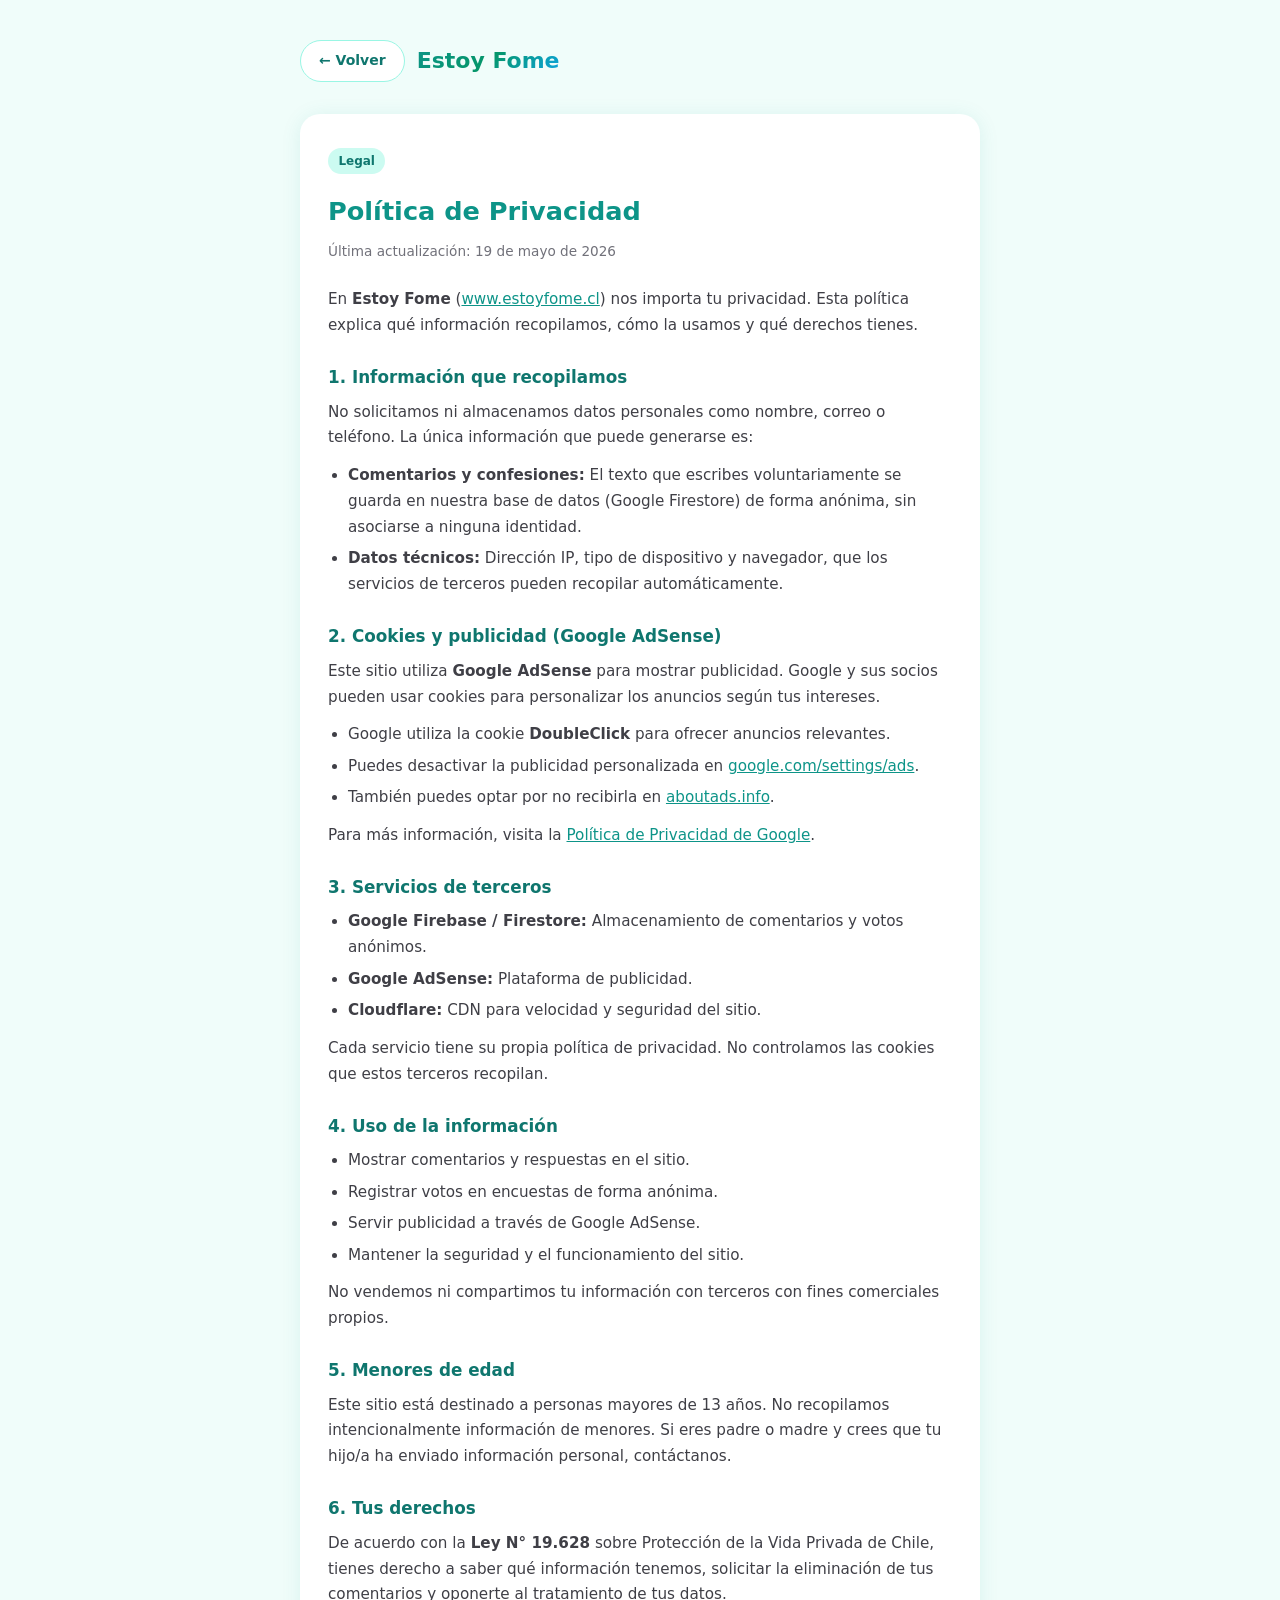
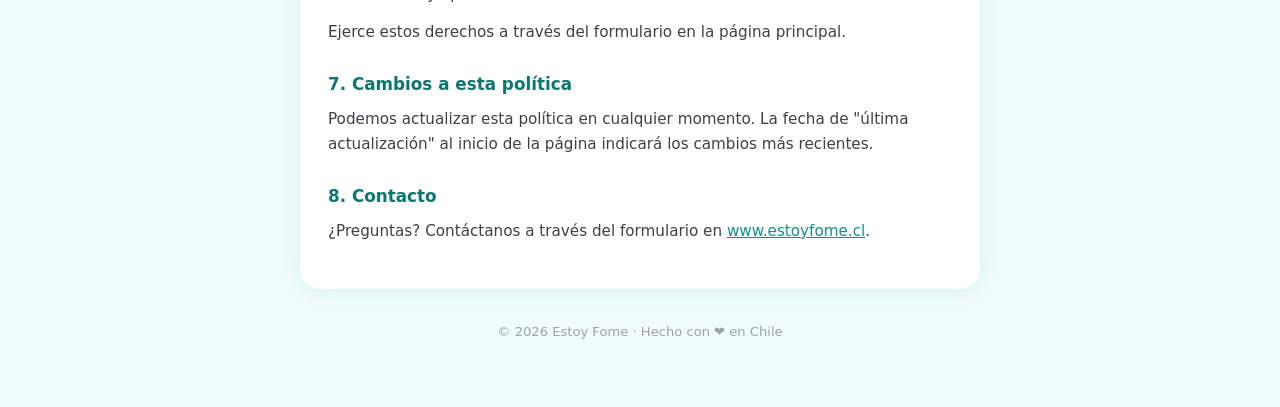
<file: privacidad.html>
<!DOCTYPE html>
<html lang="es">
<head>
    <meta charset="UTF-8">
    <meta name="viewport" content="width=device-width, initial-scale=1.0">
    <title>Política de Privacidad · Estoy Fome</title>
    <style>
        * { box-sizing: border-box; margin: 0; padding: 0; }
        body {
            font-family: 'Segoe UI', system-ui, -apple-system, sans-serif;
            background: #f0fdfa;
            color: #18181b;
            padding: 24px 16px 64px;
            line-height: 1.7;
        }
        .container { max-width: 680px; margin: 0 auto; }
        header {
            display: flex;
            align-items: center;
            gap: 12px;
            padding: 16px 0 32px;
        }
        .back-btn {
            background: #fff;
            border: 1.5px solid #99f6e4;
            border-radius: 999px;
            padding: 8px 18px;
            font-size: 14px;
            font-weight: 700;
            color: #0f766e;
            cursor: pointer;
            text-decoration: none;
            transition: background .2s;
        }
        .back-btn:hover { background: #ccfbf1; }
        .logo-link {
            font-size: 22px;
            font-weight: 900;
            background: linear-gradient(135deg, #0d9488, #059669, #0ea5e9);
            -webkit-background-clip: text;
            -webkit-text-fill-color: transparent;
            background-clip: text;
            text-decoration: none;
        }
        .card {
            background: #fff;
            border-radius: 20px;
            padding: 2rem 1.75rem;
            box-shadow: 0 2px 20px rgba(13,148,136,0.10);
            margin-bottom: 1.25rem;
        }
        h1 { font-size: 1.6rem; font-weight: 900; color: #0d9488; margin-bottom: .4rem; }
        .updated { font-size: .85rem; color: #71717a; margin-bottom: 1.5rem; }
        h2 { font-size: 1.05rem; font-weight: 800; color: #0f766e; margin: 1.5rem 0 .5rem; }
        p { margin-bottom: .75rem; color: #3f3f46; font-size: .95rem; }
        ul { margin: .5rem 0 .75rem 1.25rem; color: #3f3f46; font-size: .95rem; }
        ul li { margin-bottom: .35rem; }
        a { color: #0d9488; }
        .badge {
            display: inline-block;
            background: #ccfbf1;
            color: #0f766e;
            font-size: .75rem;
            font-weight: 700;
            padding: .2rem .65rem;
            border-radius: 999px;
            margin-bottom: 1rem;
        }
        footer { text-align: center; font-size: .82rem; color: #a1a1aa; margin-top: 2rem; }
    </style>
</head>
<body>
<div class="container">
    <header>
        <a href="/" class="back-btn">← Volver</a>
        <a href="/" class="logo-link">Estoy Fome</a>
    </header>

    <div class="card">
        <span class="badge">Legal</span>
        <h1>Política de Privacidad</h1>
        <p class="updated">Última actualización: 19 de mayo de 2026</p>

        <p>En <strong>Estoy Fome</strong> (<a href="https://www.estoyfome.cl">www.estoyfome.cl</a>) nos importa tu privacidad. Esta política explica qué información recopilamos, cómo la usamos y qué derechos tienes.</p>

        <h2>1. Información que recopilamos</h2>
        <p>No solicitamos ni almacenamos datos personales como nombre, correo o teléfono. La única información que puede generarse es:</p>
        <ul>
            <li><strong>Comentarios y confesiones:</strong> El texto que escribes voluntariamente se guarda en nuestra base de datos (Google Firestore) de forma anónima, sin asociarse a ninguna identidad.</li>
            <li><strong>Datos técnicos:</strong> Dirección IP, tipo de dispositivo y navegador, que los servicios de terceros pueden recopilar automáticamente.</li>
        </ul>

        <h2>2. Cookies y publicidad (Google AdSense)</h2>
        <p>Este sitio utiliza <strong>Google AdSense</strong> para mostrar publicidad. Google y sus socios pueden usar cookies para personalizar los anuncios según tus intereses.</p>
        <ul>
            <li>Google utiliza la cookie <strong>DoubleClick</strong> para ofrecer anuncios relevantes.</li>
            <li>Puedes desactivar la publicidad personalizada en <a href="https://www.google.com/settings/ads" target="_blank" rel="noopener">google.com/settings/ads</a>.</li>
            <li>También puedes optar por no recibirla en <a href="https://www.aboutads.info" target="_blank" rel="noopener">aboutads.info</a>.</li>
        </ul>
        <p>Para más información, visita la <a href="https://policies.google.com/privacy" target="_blank" rel="noopener">Política de Privacidad de Google</a>.</p>

        <h2>3. Servicios de terceros</h2>
        <ul>
            <li><strong>Google Firebase / Firestore:</strong> Almacenamiento de comentarios y votos anónimos.</li>
            <li><strong>Google AdSense:</strong> Plataforma de publicidad.</li>
            <li><strong>Cloudflare:</strong> CDN para velocidad y seguridad del sitio.</li>
        </ul>
        <p>Cada servicio tiene su propia política de privacidad. No controlamos las cookies que estos terceros recopilan.</p>

        <h2>4. Uso de la información</h2>
        <ul>
            <li>Mostrar comentarios y respuestas en el sitio.</li>
            <li>Registrar votos en encuestas de forma anónima.</li>
            <li>Servir publicidad a través de Google AdSense.</li>
            <li>Mantener la seguridad y el funcionamiento del sitio.</li>
        </ul>
        <p>No vendemos ni compartimos tu información con terceros con fines comerciales propios.</p>

        <h2>5. Menores de edad</h2>
        <p>Este sitio está destinado a personas mayores de 13 años. No recopilamos intencionalmente información de menores. Si eres padre o madre y crees que tu hijo/a ha enviado información personal, contáctanos.</p>

        <h2>6. Tus derechos</h2>
        <p>De acuerdo con la <strong>Ley N° 19.628</strong> sobre Protección de la Vida Privada de Chile, tienes derecho a saber qué información tenemos, solicitar la eliminación de tus comentarios y oponerte al tratamiento de tus datos.</p>
        <p>Ejerce estos derechos a través del formulario en la página principal.</p>

        <h2>7. Cambios a esta política</h2>
        <p>Podemos actualizar esta política en cualquier momento. La fecha de "última actualización" al inicio de la página indicará los cambios más recientes.</p>

        <h2>8. Contacto</h2>
        <p>¿Preguntas? Contáctanos a través del formulario en <a href="/">www.estoyfome.cl</a>.</p>
    </div>

    <footer>© 2026 Estoy Fome · Hecho con ❤️ en Chile</footer>
</div>
</body>
</html>
</file>
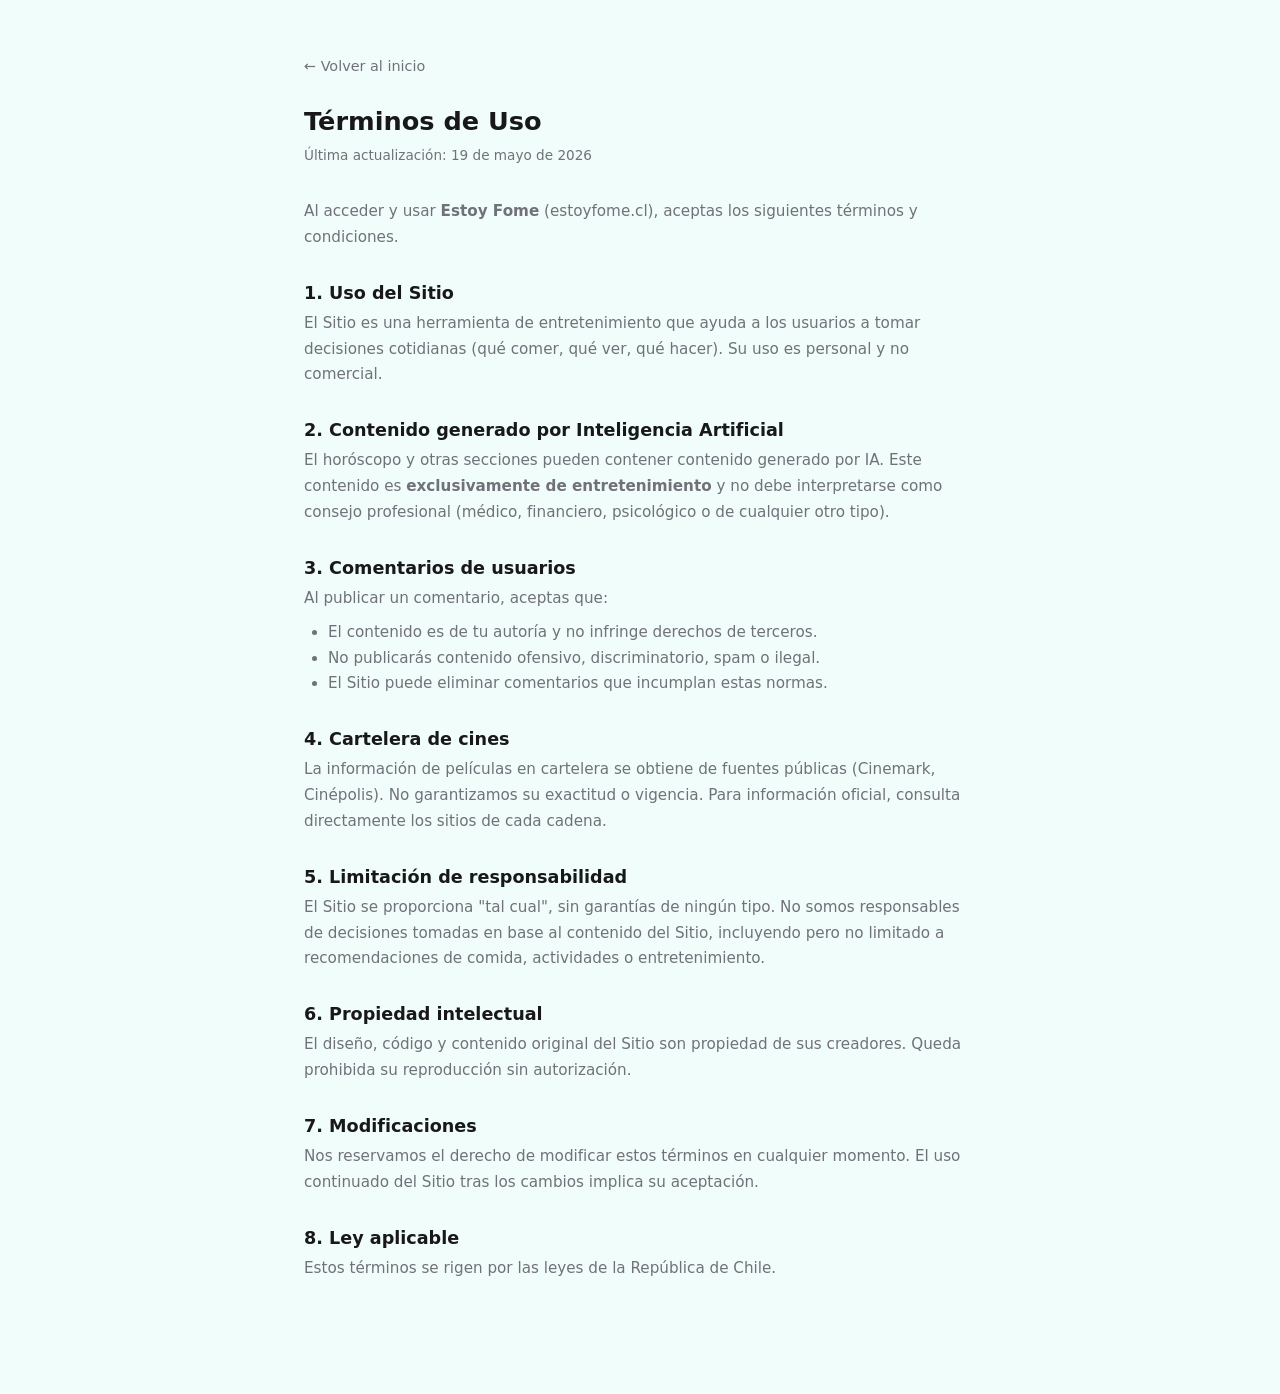
<file: terminos.html>
<!DOCTYPE html>
<html lang="es">
<head>
    <meta charset="UTF-8">
    <meta name="viewport" content="width=device-width, initial-scale=1.0">
    <meta name="robots" content="index, follow">
    <title>Términos de Uso — Estoy Fome</title>
    <link rel="stylesheet" href="style.css">
    <script async src="https://pagead2.googlesyndication.com/pagead/js/adsbygoogle.js?client=ca-pub-4570476089862829"
     crossorigin="anonymous"></script>
    <style>
        .legal-container {
            max-width: 720px;
            margin: 0 auto;
            padding: 2rem 1.5rem 4rem;
        }
        .legal-container h1 {
            font-size: 1.6rem;
            font-weight: 700;
            margin-bottom: 0.5rem;
            color: var(--text);
        }
        .legal-container .updated {
            font-size: 0.85rem;
            color: var(--text-muted);
            margin-bottom: 2rem;
        }
        .legal-container h2 {
            font-size: 1.1rem;
            font-weight: 600;
            margin: 2rem 0 0.5rem;
            color: var(--text);
        }
        .legal-container p, .legal-container li {
            font-size: 0.95rem;
            line-height: 1.7;
            color: var(--text-muted);
        }
        .legal-container ul {
            padding-left: 1.5rem;
            margin: 0.5rem 0;
        }
        .back-link {
            display: inline-block;
            margin-bottom: 2rem;
            font-size: 0.9rem;
            color: var(--text-muted);
            text-decoration: none;
        }
        .back-link:hover { color: var(--text); }
    </style>
</head>
<body>
    <div class="legal-container">
        <a href="/" class="back-link">← Volver al inicio</a>
        <h1>Términos de Uso</h1>
        <p class="updated">Última actualización: 19 de mayo de 2026</p>

        <p>Al acceder y usar <strong>Estoy Fome</strong> (estoyfome.cl), aceptas los siguientes términos y condiciones.</p>

        <h2>1. Uso del Sitio</h2>
        <p>El Sitio es una herramienta de entretenimiento que ayuda a los usuarios a tomar decisiones cotidianas (qué comer, qué ver, qué hacer). Su uso es personal y no comercial.</p>

        <h2>2. Contenido generado por Inteligencia Artificial</h2>
        <p>El horóscopo y otras secciones pueden contener contenido generado por IA. Este contenido es <strong>exclusivamente de entretenimiento</strong> y no debe interpretarse como consejo profesional (médico, financiero, psicológico o de cualquier otro tipo).</p>

        <h2>3. Comentarios de usuarios</h2>
        <p>Al publicar un comentario, aceptas que:</p>
        <ul>
            <li>El contenido es de tu autoría y no infringe derechos de terceros.</li>
            <li>No publicarás contenido ofensivo, discriminatorio, spam o ilegal.</li>
            <li>El Sitio puede eliminar comentarios que incumplan estas normas.</li>
        </ul>

        <h2>4. Cartelera de cines</h2>
        <p>La información de películas en cartelera se obtiene de fuentes públicas (Cinemark, Cinépolis). No garantizamos su exactitud o vigencia. Para información oficial, consulta directamente los sitios de cada cadena.</p>

        <h2>5. Limitación de responsabilidad</h2>
        <p>El Sitio se proporciona "tal cual", sin garantías de ningún tipo. No somos responsables de decisiones tomadas en base al contenido del Sitio, incluyendo pero no limitado a recomendaciones de comida, actividades o entretenimiento.</p>

        <h2>6. Propiedad intelectual</h2>
        <p>El diseño, código y contenido original del Sitio son propiedad de sus creadores. Queda prohibida su reproducción sin autorización.</p>

        <h2>7. Modificaciones</h2>
        <p>Nos reservamos el derecho de modificar estos términos en cualquier momento. El uso continuado del Sitio tras los cambios implica su aceptación.</p>

        <h2>8. Ley aplicable</h2>
        <p>Estos términos se rigen por las leyes de la República de Chile.</p>
    </div>
</body>
</html>
</file>
<file: style.css>
:root {
    --horo-bg: #f5f0ff;
    --horo-card-bg: linear-gradient(135deg, #faf5ff, #ede9fe);
    --horo-primary: #7c3aed;
    --horo-primary-soft: #ede9fe;
    --horo-border: #ddd6fe;
    --horo-sign-hover: #ede9fe;
    --horo-sign-active-bg: #7c3aed;
    --horo-sign-active-text: #fff;
    --bg: #f0fdfa;
    --card-bg: #ffffff;
    --text: #18181b;
    --text-muted: #71717a;
    --border: #99f6e4;
    --shadow: rgba(13, 148, 136, 0.10);
    --primary: #52525b;
    --primary-hover: #3f3f46;
    --primary-soft: #e4e4e7;
    --tab-active-bg: #3f3f46;
    --tab-active-text: #fff;
    --tab-inactive-bg: #ccfbf1;
    --tab-inactive-text: #0f766e;
    --chip-bg: #f4f4f5;
    --chip-border: #a1a1aa;
    --chip-text: #3f3f46;
    --result-bg: linear-gradient(135deg, #f4f4f5, #e4e4e7);
    --coming-bg: #e4e4e7;
    --input-bg: #fafafa;
}

body.dark {
    --horo-bg: #160d2e;
    --horo-card-bg: linear-gradient(135deg, #1e1040, #2d1558);
    --horo-primary: #a78bfa;
    --horo-primary-soft: #2e1d5a;
    --horo-border: #4c1d95;
    --horo-sign-hover: #2e1d5a;
    --horo-sign-active-bg: #7c3aed;
    --horo-sign-active-text: #fff;
    --bg: #111318;
    --card-bg: #1c2030;
    --text: #e8e8e8;
    --text-muted: #7a7a8a;
    --border: #2a2f40;
    --shadow: rgba(0, 0, 0, 0.4);
    --primary: #a1a1aa;
    --primary-hover: #d4d4d8;
    --primary-soft: #3f3f46;
    --tab-active-bg: #71717a;
    --tab-active-text: #fff;
    --tab-inactive-bg: #0d2b27;
    --tab-inactive-text: #2dd4bf;
    --chip-bg: #3f3f46;
    --chip-border: #52525b;
    --chip-text: #d4d4d8;
    --result-bg: linear-gradient(135deg, #1f1f22, #27272a);
    --coming-bg: #3f3f46;
    --input-bg: #27272a;
}

/* ── Per-tab accent colors ──────────────────────────── */

.cat-tab[data-cat="comer"].active    { background: #ea580c; color: #fff; box-shadow: 0 4px 14px rgba(234,88,12,0.30); }
.cat-tab[data-cat="hacer"].active    { background: #16a34a; color: #fff; box-shadow: 0 4px 14px rgba(22,163,74,0.30); }
.cat-tab[data-cat="horoscopo"].active{ background: #7c3aed; color: #fff; box-shadow: 0 4px 14px rgba(124,58,237,0.30); }
.cat-tab[data-cat="ver"].active      { background: #2563eb; color: #fff; box-shadow: 0 4px 14px rgba(37,99,235,0.30); }
body.dark .cat-tab[data-cat="comer"].active    { background: #c2410c; }
body.dark .cat-tab[data-cat="hacer"].active    { background: #15803d; }
body.dark .cat-tab[data-cat="horoscopo"].active{ background: #6d28d9; }
body.dark .cat-tab[data-cat="ver"].active      { background: #1d4ed8; }
.cat-tab[data-cat="encuesta"].active    { background: #f43f5e; color: #fff; box-shadow: 0 4px 14px rgba(244,63,94,0.30); }
.cat-tab[data-cat="trivia"].active      { background: #d97706; color: #fff; box-shadow: 0 4px 14px rgba(217,119,6,0.30); }
.cat-tab[data-cat="confesiones"].active { background: #0d9488; color: #fff; box-shadow: 0 4px 14px rgba(13,148,136,0.30); }
.cat-tab[data-cat="sudoku"].active      { background: #7c3aed; color: #fff; box-shadow: 0 4px 14px rgba(124,58,237,0.30); }
body.dark .cat-tab[data-cat="encuesta"].active    { background: #be123c; }
body.dark .cat-tab[data-cat="trivia"].active      { background: #b45309; }
body.dark .cat-tab[data-cat="confesiones"].active { background: #0f766e; }
body.dark .cat-tab[data-cat="sudoku"].active      { background: #6d28d9; }

/* comer — orange */
body.theme-comer { --primary:#ea580c; --primary-hover:#c2410c; --primary-soft:#ffedd5; --result-bg:linear-gradient(135deg,#fff7ed,#ffedd5); }
body.theme-comer .main-btn { background:linear-gradient(135deg,#fb923c,#ea580c,#c2410c); box-shadow:0 4px 20px rgba(234,88,12,.35),0 1px 3px rgba(194,65,12,.15); }
body.theme-comer .main-btn:hover:not(:disabled) { box-shadow:0 6px 26px rgba(234,88,12,.5),0 2px 6px rgba(194,65,12,.2); }
body.dark.theme-comer { --primary:#fb923c; --primary-hover:#f97316; --primary-soft:#431407; --result-bg:linear-gradient(135deg,#1c1108,#2a1a0e); }

/* hacer — green */
body.theme-hacer { --primary:#16a34a; --primary-hover:#15803d; --primary-soft:#dcfce7; --result-bg:linear-gradient(135deg,#f0fdf4,#dcfce7); }
body.theme-hacer .main-btn { background:linear-gradient(135deg,#4ade80,#16a34a,#15803d); box-shadow:0 4px 20px rgba(22,163,74,.35),0 1px 3px rgba(21,128,61,.15); }
body.theme-hacer .main-btn:hover:not(:disabled) { box-shadow:0 6px 26px rgba(22,163,74,.5),0 2px 6px rgba(21,128,61,.2); }
body.dark.theme-hacer { --primary:#4ade80; --primary-hover:#22c55e; --primary-soft:#052e16; --result-bg:linear-gradient(135deg,#071411,#0d2419); }

/* horoscopo — purple */
body.theme-horoscopo { --primary:#7c3aed; --primary-hover:#6d28d9; --primary-soft:#ede9fe; --result-bg:linear-gradient(135deg,#faf5ff,#ede9fe); }
body.dark.theme-horoscopo { --primary:#a78bfa; --primary-hover:#8b5cf6; --primary-soft:#2e1d5a; --result-bg:linear-gradient(135deg,#0f0720,#1a0f38); }

/* ver — blue */
body.theme-ver { --primary:#2563eb; --primary-hover:#1d4ed8; --primary-soft:#dbeafe; --result-bg:linear-gradient(135deg,#eff6ff,#dbeafe); }
body.theme-ver .main-btn { background:linear-gradient(135deg,#60a5fa,#2563eb,#1d4ed8); box-shadow:0 4px 20px rgba(37,99,235,.35),0 1px 3px rgba(29,78,216,.15); }
body.theme-ver .main-btn:hover:not(:disabled) { box-shadow:0 6px 26px rgba(37,99,235,.5),0 2px 6px rgba(29,78,216,.2); }
body.dark.theme-ver { --primary:#60a5fa; --primary-hover:#93c5fd; --primary-soft:#1e3a8a; --result-bg:linear-gradient(135deg,#0c1a2e,#111e3a); }

/* encuesta — rose */
body.theme-encuesta { --primary:#f43f5e; --primary-hover:#e11d48; --primary-soft:#ffe4e6; --result-bg:linear-gradient(135deg,#fff1f2,#ffe4e6); }
body.theme-encuesta .main-btn { background:linear-gradient(135deg,#fb7185,#f43f5e,#e11d48); box-shadow:0 4px 20px rgba(244,63,94,.35),0 1px 3px rgba(225,29,72,.15); }
body.theme-encuesta .main-btn:hover:not(:disabled) { box-shadow:0 6px 26px rgba(244,63,94,.5),0 2px 6px rgba(225,29,72,.2); }
body.dark.theme-encuesta { --primary:#fb7185; --primary-hover:#f43f5e; --primary-soft:#4c0519; --result-bg:linear-gradient(135deg,#1c080c,#270a12); }

/* trivia — amber */
body.theme-trivia { --primary:#d97706; --primary-hover:#b45309; --primary-soft:#fef3c7; --result-bg:linear-gradient(135deg,#fffbeb,#fef3c7); }
body.theme-trivia .main-btn { background:linear-gradient(135deg,#fbbf24,#d97706,#b45309); box-shadow:0 4px 20px rgba(217,119,6,.35),0 1px 3px rgba(180,83,9,.15); }
body.theme-trivia .main-btn:hover:not(:disabled) { box-shadow:0 6px 26px rgba(217,119,6,.5),0 2px 6px rgba(180,83,9,.2); }
body.dark.theme-trivia { --primary:#fbbf24; --primary-hover:#f59e0b; --primary-soft:#451a03; --result-bg:linear-gradient(135deg,#1c1505,#271e08); }

/* confesiones — teal */
body.theme-confesiones { --primary:#0d9488; --primary-hover:#0f766e; --primary-soft:#ccfbf1; --result-bg:linear-gradient(135deg,#f0fdfa,#ccfbf1); }
body.theme-confesiones .main-btn { background:linear-gradient(135deg,#2dd4bf,#0d9488,#0f766e); box-shadow:0 4px 20px rgba(13,148,136,.35),0 1px 3px rgba(15,118,110,.15); }
body.theme-confesiones .main-btn:hover:not(:disabled) { box-shadow:0 6px 26px rgba(13,148,136,.5),0 2px 6px rgba(15,118,110,.2); }
body.dark.theme-confesiones { --primary:#2dd4bf; --primary-hover:#14b8a6; --primary-soft:#042f2e; --result-bg:linear-gradient(135deg,#021616,#041e1e); }
body.theme-sudoku { --primary:#7c3aed; --primary-hover:#6d28d9; --primary-soft:#ede9fe; --result-bg:linear-gradient(135deg,#faf5ff,#ede9fe); }
body.theme-sudoku .main-btn { background:linear-gradient(135deg,#a78bfa,#7c3aed,#6d28d9); box-shadow:0 4px 20px rgba(124,58,237,.35),0 1px 3px rgba(109,40,217,.15); }
body.theme-sudoku .main-btn:hover:not(:disabled) { box-shadow:0 6px 26px rgba(124,58,237,.5),0 2px 6px rgba(109,40,217,.2); }
body.dark.theme-sudoku { --primary:#a78bfa; --primary-hover:#8b5cf6; --primary-soft:#2e1065; --result-bg:linear-gradient(135deg,#150a2e,#1e0f3f); }

/* ── Sudoku ─────────────────────────────────────────────── */
/* Welcome card */
.sudoku-welcome {
    background: var(--card-bg);
    border-radius: 20px;
    padding: 2.5rem 1.5rem 2rem;
    box-shadow: 0 2px 20px var(--shadow);
    text-align: center;
    position: relative;
    overflow: hidden;
}
.sudoku-welcome::before {
    content: '';
    position: absolute;
    top: 0; left: 0; right: 0; height: 4px;
    background: linear-gradient(90deg, #7c3aed, #a78bfa, #7c3aed);
}
.sudoku-welcome-icon { font-size: 3.5rem; display: block; margin-bottom: .75rem; }
.sudoku-title { font-size: 1.75rem; font-weight: 900; margin-bottom: .5rem; }
.sudoku-desc { color: var(--text-muted); margin-bottom: 2rem; line-height: 1.6; font-size: .95rem; }
.sudoku-diff-picker { display: flex; gap: .5rem; justify-content: center; margin-bottom: 2rem; }
.sudoku-diff-btn {
    flex: 1; max-width: 100px; padding: .65rem 0;
    border-radius: 12px; border: 2px solid var(--border);
    background: var(--bg); color: var(--text-muted);
    font-weight: 700; cursor: pointer; font-size: .9rem; transition: all .2s;
}
.sudoku-diff-btn.active {
    border-color: var(--primary); background: var(--primary-soft); color: var(--primary);
    box-shadow: 0 2px 10px rgba(124,58,237,.2);
}
/* Game card */
#sudoku-game {
    background: var(--card-bg);
    border-radius: 20px;
    padding: 1.25rem;
    box-shadow: 0 2px 20px var(--shadow);
    position: relative; overflow: hidden;
}
#sudoku-game::before {
    content: '';
    position: absolute;
    top: 0; left: 0; right: 0; height: 4px;
    background: linear-gradient(90deg, #7c3aed, #a78bfa, #7c3aed);
}
.sudoku-topbar {
    display: flex; justify-content: space-between; align-items: center;
    margin-bottom: 1rem; padding-top: .25rem;
}
.sudoku-info { display: flex; gap: .6rem; align-items: center; }
.sudoku-diff-badge {
    background: var(--primary-soft); color: var(--primary);
    font-size: .72rem; font-weight: 700; padding: .25rem .7rem; border-radius: 999px;
}
.sudoku-mistakes-badge { font-size: .82rem; font-weight: 700; color: #ef4444; }
.sudoku-timer-wrap {
    display: flex; align-items: center; gap: .35rem;
    background: var(--bg); padding: .3rem .8rem; border-radius: 999px;
    font-weight: 800; font-variant-numeric: tabular-nums;
}
.sudoku-timer { font-size: 1rem; font-weight: 800; font-variant-numeric: tabular-nums; }
/* Grid */
.sudoku-grid-wrap { display: flex; justify-content: center; margin-bottom: 1rem; }
.sudoku-grid {
    display: grid;
    grid-template-columns: repeat(9, 1fr);
    border: 3px solid var(--primary); border-radius: 8px; overflow: hidden;
    width: 100%; max-width: 340px;
    box-shadow: 0 4px 20px rgba(124,58,237,.2);
}
.sudoku-cell {
    aspect-ratio: 1;
    border-right: 1px solid var(--border); border-bottom: 1px solid var(--border);
    display: flex; align-items: center; justify-content: center;
    cursor: pointer; font-size: clamp(.7rem, 3.5vw, 1.1rem); font-weight: 700;
    color: var(--text); user-select: none; transition: background .1s;
}
.sudoku-cell:nth-child(9n)   { border-right: none; }
.sudoku-cell:nth-child(n+73) { border-bottom: none; }
.sudoku-cell.box-right  { border-right: 2px solid var(--primary); }
.sudoku-cell.box-bottom { border-bottom: 2px solid var(--primary); }
.sudoku-cell.given      { color: var(--text); font-weight: 900; }
.sudoku-cell:not(.given) { color: var(--primary); }
.sudoku-cell.highlighted { background: var(--primary-soft); }
.sudoku-cell.same-num   { background: #fde68a; }
body.dark .sudoku-cell.same-num { background: #78350f; }
.sudoku-cell.selected   { background: var(--primary) !important; color: #fff !important; }
.sudoku-cell.error:not(.selected) { color: #ef4444 !important; }
.sudoku-cell.hinted     { color: #059669 !important; font-weight: 900; }
.sudoku-cell.hinted.selected { color: #fff !important; }
@keyframes hintPop { 0%,100%{transform:scale(1)} 50%{transform:scale(1.3)} }
.sudoku-cell.hint-pop { animation: hintPop .35s ease; }
/* Numpad */
.sudoku-numpad { display: grid; grid-template-columns: repeat(9, 1fr); gap: 5px; margin-bottom: .9rem; }
.sudoku-num-btn {
    aspect-ratio: 1; border: 2px solid var(--border); border-radius: 10px;
    background: var(--bg); color: var(--primary);
    font-size: clamp(.85rem, 2.8vw, 1.2rem); font-weight: 900; cursor: pointer;
    transition: all .15s; display: flex; align-items: center; justify-content: center;
}
.sudoku-num-btn:hover { background: var(--primary); color: #fff; border-color: var(--primary); transform: translateY(-2px); box-shadow: 0 4px 12px rgba(124,58,237,.3); }
.sudoku-num-btn.num-done { opacity: .2; pointer-events: none; }
/* Actions */
.sudoku-actions { display: flex; gap: .5rem; justify-content: center; }
.sudoku-action-btn {
    flex: 1; max-width: 110px; padding: .6rem .4rem;
    border-radius: 12px; border: 2px solid var(--border);
    background: var(--bg); color: var(--text-muted);
    font-size: .8rem; font-weight: 700; cursor: pointer; transition: all .15s;
}
.sudoku-action-btn:hover:not(:disabled) { border-color: var(--primary); color: var(--primary); background: var(--primary-soft); }
.sudoku-action-btn:disabled { opacity: .35; cursor: not-allowed; }
/* Complete card */
#sudoku-complete {
    background: var(--card-bg); border-radius: 20px;
    padding: 2.5rem 1.5rem; box-shadow: 0 2px 20px var(--shadow);
    text-align: center; position: relative; overflow: hidden;
}
#sudoku-complete::before {
    content: '';
    position: absolute; top: 0; left: 0; right: 0; height: 4px;
    background: linear-gradient(90deg, #7c3aed, #a78bfa, #7c3aed);
}
.sudoku-complete-icon { font-size: 4rem; display: block; margin-bottom: .75rem; }
.sudoku-complete-title { font-size: 1.6rem; font-weight: 900; margin-bottom: 1.25rem; }
.sudoku-complete-stats { display: flex; flex-direction: column; gap: .5rem; align-items: center; margin-bottom: 1.75rem; }
.sudoku-complete-stats div { background: var(--bg); border-radius: 12px; padding: .65rem 1.5rem; font-weight: 700; font-size: 1rem; min-width: 180px; }
.sudoku-change-diff { margin-top: 1.25rem; display: flex; align-items: center; gap: .4rem; justify-content: center; flex-wrap: wrap; font-size: .8rem; color: var(--text-muted); font-weight: 600; }
.sudoku-diff-change-btn { padding: .3rem .75rem; border-radius: 999px; border: 1.5px solid var(--border); background: var(--bg); color: var(--text-muted); font-size: .78rem; font-weight: 700; cursor: pointer; transition: all .2s; }
.sudoku-diff-change-btn:hover { border-color: var(--primary); color: var(--primary); }

* { box-sizing: border-box; margin: 0; padding: 0; }

.hidden { display: none !important; }

body {
    font-family: 'Segoe UI', system-ui, -apple-system, sans-serif;
    background: var(--bg);
    color: var(--text);
    min-height: 100vh;
    display: flex;
    justify-content: center;
    align-items: flex-start;
    padding: 24px 16px 48px;
    transition: background 0.3s, color 0.3s;
}

.container { width: 100%; max-width: 560px; }

/* Header */
header {
    display: flex;
    align-items: center;
    justify-content: center;
    position: relative;
    padding: 36px 0 28px;
}

.logo {
    display: flex;
    flex-direction: column;
    align-items: center;
    text-align: center;
}

.logo-main {
    font-size: 56px;
    font-weight: 900;
    background: linear-gradient(135deg, #0d9488 0%, #059669 55%, #0ea5e9 100%);
    -webkit-background-clip: text;
    -webkit-text-fill-color: transparent;
    background-clip: text;
    line-height: 1;
    letter-spacing: -2px;
}

.logo-sub {
    font-size: 13px;
    color: var(--text-muted);
    letter-spacing: 1px;
    margin-top: 6px;
    font-weight: 500;
}

.theme-btn {
    position: absolute;
    right: 0;
    top: 50%;
    transform: translateY(-50%);
    background: var(--card-bg);
    border: 1px solid var(--border);
    border-radius: 50%;
    width: 44px;
    height: 44px;
    font-size: 19px;
    cursor: pointer;
    display: flex;
    align-items: center;
    justify-content: center;
    transition: background 0.2s;
    box-shadow: 0 2px 10px var(--shadow);
}
.theme-btn:hover { background: var(--border); }

/* Category tabs (¿Qué comer? / ¿Qué hacer? / etc.) */
.category-tabs {
    display: flex;
    flex-wrap: wrap;
    gap: 10px;
    margin-bottom: 16px;
}

.cat-tab {
    flex: 1 1 calc(50% - 5px);
    min-width: 0;
    padding: 13px 16px;
    border: none;
    border-radius: 999px;
    font-size: 14px;
    font-weight: 700;
    cursor: pointer;
    transition: all 0.2s;
    position: relative;
    background: var(--tab-inactive-bg);
    color: var(--tab-inactive-text);
}

.cat-tab.active {
    background: var(--tab-active-bg);
    color: var(--tab-active-text);
    box-shadow: 0 4px 16px var(--shadow);
    transform: translateY(-1px);
}

.cat-tab.soon { cursor: not-allowed; opacity: 0.7; }

.soon-badge {
    position: absolute;
    top: -6px;
    right: 10px;
    background: #f0c040;
    color: #7a5800;
    font-size: 10px;
    font-weight: 700;
    padding: 2px 8px;
    border-radius: 20px;
}

/* Cat panels */
.cat-panel { display: none; }
.cat-panel.active { display: block; }

/* Mode tabs (Sorpréndeme / Mis opciones) */
.mode-tabs {
    display: flex;
    background: var(--tab-inactive-bg);
    border-radius: 12px;
    padding: 4px;
    margin-bottom: 16px;
    gap: 4px;
}

.mode-tab {
    flex: 1;
    padding: 10px;
    border: none;
    border-radius: 10px;
    font-size: 14px;
    font-weight: 600;
    cursor: pointer;
    background: transparent;
    color: var(--text-muted);
    transition: all 0.2s;
}

.mode-tab.active {
    background: var(--card-bg);
    color: var(--text);
    box-shadow: 0 2px 8px var(--shadow);
}

/* Mode panels */
.mode-panel { display: none; }
.mode-panel.active { display: flex; flex-direction: column; gap: 14px; }

/* Result card */
.result-card {
    background: var(--result-bg);
    border: 1px solid var(--border);
    border-radius: 20px;
    padding: 36px 24px;
    text-align: center;
    transition: all 0.3s;
    box-shadow: 0 2px 16px var(--shadow), 0 1px 4px rgba(0,0,0,0.04);
}

.result-card.hidden { display: none; }

.result-emoji {
    font-size: 56px;
    line-height: 1;
    margin-bottom: 12px;
    display: block;
    transition: transform 0.15s;
}

.result-name {
    font-size: 26px;
    font-weight: 800;
    color: var(--text);
    margin-bottom: 8px;
    min-height: 36px;
    transition: opacity 0.1s;
}

.result-hint {
    font-size: 13px;
    color: var(--text-muted);
}

.result-card.spinning .result-emoji { animation: spin 0.4s linear infinite; }
.result-card.revealed { border-color: var(--primary); box-shadow: 0 4px 28px var(--shadow), 0 2px 8px rgba(0,0,0,0.06); }

@keyframes spin {
    from { transform: rotate(0deg) scale(1.1); }
    to   { transform: rotate(360deg) scale(1.1); }
}

@keyframes popIn {
    0%   { transform: scale(0.8); opacity: 0; }
    70%  { transform: scale(1.05); }
    100% { transform: scale(1); opacity: 1; }
}

@keyframes slot-in {
    from { opacity: 0; transform: translateY(-7px); }
    to   { opacity: 1; transform: translateY(0); }
}

.result-card.revealed .result-emoji { animation: popIn 0.4s cubic-bezier(0.34, 1.56, 0.64, 1); }

/* Mood selector (¿Qué ver?) */
.mood-selector {
    display: flex;
    gap: 8px;
    flex-wrap: wrap;
    justify-content: center;
}

.mood-btn {
    padding: 9px 16px;
    border: 2px solid var(--border);
    border-radius: 24px;
    background: var(--tab-inactive-bg);
    color: var(--text-muted);
    font-size: 13px;
    font-weight: 700;
    cursor: pointer;
    transition: all 0.2s;
    white-space: nowrap;
}

.mood-btn:hover {
    border-color: var(--primary);
    color: var(--primary);
    background: var(--primary-soft);
}

.mood-btn.active {
    background: linear-gradient(135deg, #71717a, #52525b);
    color: #fff;
    border-color: transparent;
    box-shadow: 0 3px 10px rgba(82, 82, 91, 0.3);
}

/* Special mood buttons: Clásico & Estreno */
.mood-btn--special { border-style: dashed; }
.mood-btn--special[data-mood="clasico"].active {
    background: linear-gradient(135deg, #78350f, #92400e);
    border-color: transparent;
    box-shadow: 0 3px 10px rgba(120,53,15,0.35);
}
.mood-btn--special[data-mood="estreno"].active {
    background: linear-gradient(135deg, #1e3a8a, #2563eb);
    border-color: transparent;
    box-shadow: 0 3px 10px rgba(37,99,235,0.35);
}
.mood-btn--special[data-mood="cines"].active {
    background: linear-gradient(135deg, #dc2626, #991b1b);
    border-color: transparent;
    box-shadow: 0 3px 10px rgba(220,38,38,0.35);
}

/* Update badge */
.ver-update-badge {
    text-align: center;
    font-size: 12px;
    font-weight: 600;
    color: var(--text-muted);
    background: var(--tab-inactive-bg);
    border-radius: 20px;
    padding: 5px 14px;
    display: block;
    width: fit-content;
    margin: -6px auto 0;
}
.ver-update-badge.hidden { display: none; }

/* Platform badge (¿Qué ver?) */
.platform-badge {
    display: inline-block;
    background: var(--platform-bg, #555);
    color: var(--platform-text, #fff);
    font-size: 11px;
    font-weight: 800;
    letter-spacing: 0.5px;
    text-transform: uppercase;
    padding: 4px 14px;
    border-radius: 20px;
    margin: 8px 0 4px;
    box-shadow: 0 2px 8px rgba(0,0,0,0.2);
    animation: popIn 0.3s cubic-bezier(0.34, 1.56, 0.64, 1);
}
.platform-badge.hidden { display: none; }

/* Share button wrapper */
.share-btn-wrapper {
    display: flex;
    justify-content: center;
    gap: 10px;
    flex-wrap: wrap;
}
.share-btn-wrapper.hidden { display: none; }

.share-btn {
    display: inline-flex;
    align-items: center;
    gap: 8px;
    padding: 11px 22px;
    border: none;
    border-radius: 24px;
    font-size: 14px;
    font-weight: 700;
    cursor: pointer;
    font-family: inherit;
    transition: transform 0.15s, box-shadow 0.15s, filter 0.15s;
    animation: popIn 0.35s cubic-bezier(0.34, 1.56, 0.64, 1);
}

.share-btn--whatsapp {
    background: #25d366;
    color: #fff;
    box-shadow: 0 3px 12px rgba(37, 211, 102, 0.4);
}

.share-btn--whatsapp:hover {
    filter: brightness(1.08);
    box-shadow: 0 5px 18px rgba(37, 211, 102, 0.55);
    transform: translateY(-1px);
}
.share-btn--whatsapp:active { transform: scale(0.97); }

.share-btn--instagram {
    background: linear-gradient(135deg, #c13584, #e1306c, #fd1d1d, #fcb045);
    color: #fff;
    box-shadow: 0 3px 12px rgba(193, 53, 132, 0.4);
}
.share-btn--instagram:hover {
    filter: brightness(1.1);
    box-shadow: 0 5px 18px rgba(193, 53, 132, 0.55);
    transform: translateY(-1px);
}
.share-btn--instagram:active { transform: scale(0.97); }

/* Ad zones */
.ad-zone {
    width: 100%;
    min-height: 90px;
    background: var(--tab-inactive-bg);
    border: 1px dashed var(--border);
    border-radius: 12px;
    display: flex;
    align-items: center;
    justify-content: center;
    overflow: hidden;
}
.ad-zone--tabs    { margin-bottom: 16px; }
.ad-zone--comments { margin-bottom: 16px; }

/* Category filter chips */
.cat-filter { display: flex; flex-wrap: wrap; gap: 6px; }
.cat-filter.hidden { display: none; }

.cat-filter-chip {
    padding: 6px 13px;
    border: 1.5px solid var(--border);
    border-radius: 20px;
    background: var(--tab-inactive-bg);
    color: var(--text-muted);
    font-size: 12px;
    font-weight: 700;
    cursor: pointer;
    font-family: inherit;
    transition: all 0.15s;
    white-space: nowrap;
}

.cat-filter-chip.active {
    background: var(--primary-soft);
    color: var(--primary);
    border-color: var(--chip-border);
}

.cat-filter-chip:not(.active) {
    opacity: 0.45;
    text-decoration: line-through;
}

/* Meal time selector */
.meal-selector {
    display: flex;
    gap: 6px;
    justify-content: center;
    flex-wrap: wrap;
}

.meal-btn {
    padding: 7px 14px;
    border: 1px solid var(--border);
    border-radius: 20px;
    background: var(--tab-inactive-bg);
    color: var(--text-muted);
    font-size: 12px;
    font-weight: 700;
    cursor: pointer;
    transition: all 0.2s;
    white-space: nowrap;
}

.meal-btn:hover { border-color: var(--primary); color: var(--primary); }

.meal-btn.active {
    background: var(--primary-soft);
    color: var(--primary);
    border-color: var(--chip-border);
}

/* Main button */
.main-btn {
    width: 100%;
    padding: 18px;
    background: linear-gradient(135deg, #71717a, #52525b, #3f3f46);
    background-size: 200% 200%;
    color: #fff;
    border: none;
    border-radius: 16px;
    font-size: 18px;
    font-weight: 800;
    cursor: pointer;
    letter-spacing: 0.3px;
    font-family: inherit;
    transition: background-position 0.3s ease, transform 0.1s, opacity 0.2s, box-shadow 0.2s;
    box-shadow: 0 4px 20px rgba(82, 82, 91, 0.3), 0 1px 3px rgba(82, 82, 91, 0.12);
}
.main-btn:hover:not(:disabled) {
    background-position: right center;
    box-shadow: 0 6px 26px rgba(82, 82, 91, 0.45), 0 2px 6px rgba(82, 82, 91, 0.15);
    transform: translateY(-1px);
}
.main-btn:active:not(:disabled) { transform: scale(0.98); }
.main-btn:disabled { opacity: 0.4; cursor: not-allowed; box-shadow: none; }

/* Custom mode input */
.input-row {
    display: flex;
    gap: 8px;
}

.input-row input {
    flex: 1;
    padding: 12px 16px;
    border: 1px solid var(--border);
    border-radius: 12px;
    background: var(--input-bg);
    color: var(--text);
    font-size: 15px;
    font-family: inherit;
    transition: border-color 0.2s, box-shadow 0.2s;
}

.input-row input:focus {
    outline: none;
    border-color: var(--primary);
    box-shadow: 0 0 0 3px rgba(82, 82, 91, 0.12);
}

.add-btn {
    padding: 12px 18px;
    background: var(--primary-soft);
    color: var(--primary);
    border: 1px solid var(--chip-border);
    border-radius: 12px;
    font-size: 14px;
    font-weight: 700;
    cursor: pointer;
    white-space: nowrap;
    transition: background 0.2s;
}
.add-btn:hover { background: var(--chip-bg); }

/* Chips */
.chips {
    display: flex;
    flex-wrap: wrap;
    gap: 8px;
    min-height: 38px;
    align-items: center;
}

.chips-empty {
    font-size: 13px;
    color: var(--text-muted);
    width: 100%;
    text-align: center;
    padding: 4px 0;
}

.chip {
    display: inline-flex;
    align-items: center;
    gap: 6px;
    background: var(--chip-bg);
    border: 1px solid var(--chip-border);
    color: var(--chip-text);
    border-radius: 20px;
    padding: 5px 12px;
    font-size: 14px;
    font-weight: 600;
    animation: popIn 0.25s cubic-bezier(0.34, 1.56, 0.64, 1);
}

.chip-remove {
    background: none;
    border: none;
    color: var(--chip-text);
    cursor: pointer;
    font-size: 16px;
    line-height: 1;
    padding: 0;
    opacity: 0.6;
    transition: opacity 0.15s;
}
.chip-remove:hover { opacity: 1; }

/* Coming soon card */
.coming-soon-card {
    background: var(--coming-bg);
    border: 1px solid var(--border);
    border-radius: 20px;
    padding: 48px 24px;
    text-align: center;
    margin-bottom: 16px;
}

.coming-soon-icon { font-size: 48px; margin-bottom: 16px; }

.coming-soon-card h3 {
    font-size: 20px;
    font-weight: 800;
    margin-bottom: 10px;
}

.coming-soon-card p {
    font-size: 14px;
    color: var(--text-muted);
    line-height: 1.6;
}

/* Contact section */
.contact-section,
.comments-section {
    background: var(--card-bg);
    border-radius: 20px;
    padding: 24px;
    margin-top: 16px;
    box-shadow: 0 4px 20px var(--shadow);
    border: 1px solid var(--border);
    transition: background 0.3s;
}

.section-title {
    font-size: 18px;
    font-weight: 700;
    margin-bottom: 4px;
}

.section-desc {
    font-size: 13px;
    color: var(--text-muted);
    margin-bottom: 20px;
}

.contact-form { display: flex; flex-direction: column; gap: 16px; margin-top: 20px; }

.form-group { display: flex; flex-direction: column; gap: 6px; }

.form-group label { font-size: 13px; font-weight: 600; }

.form-group input,
.form-group textarea {
    padding: 12px;
    border-radius: 10px;
    border: 1px solid var(--border);
    background: var(--input-bg);
    color: var(--text);
    font-family: inherit;
    font-size: 14px;
    transition: border-color 0.2s, box-shadow 0.2s;
}

.form-group input:focus,
.form-group textarea:focus {
    outline: none;
    border-color: var(--primary);
    box-shadow: 0 0 0 3px rgba(82, 82, 91, 0.12);
}

.form-group textarea { min-height: 100px; resize: vertical; }

.contact-submit-btn { margin-top: 4px; }

.form-status {
    margin-top: 14px;
    padding: 12px 16px;
    border-radius: 10px;
    font-size: 14px;
    font-weight: 600;
    display: none;
}
.form-status.success { display: block; background: #e8f5e9; color: #2e7d32; border: 1px solid #a5d6a7; }
.form-status.error   { display: block; background: #ffebee; color: #c62828; border: 1px solid #ef9a9a; }
body.dark .form-status.success { background: #1b2e1c; color: #81c784; border-color: #388e3c; }
body.dark .form-status.error   { background: #2e1515; color: #ef9a9a; border-color: #c62828; }

.comments-section .section-title { margin-bottom: 20px; }

/* Comment form */
.comment-form-wrap { margin-bottom: 20px; }
.comment-form-fields { display: flex; flex-direction: column; gap: 8px; margin-bottom: 10px; }
.comment-form-fields input,
.comment-form-fields textarea {
    padding: 10px 14px;
    border: 1px solid var(--border);
    border-radius: 12px;
    background: var(--input-bg);
    color: var(--text);
    font-family: inherit;
    font-size: 14px;
    transition: border-color 0.2s, box-shadow 0.2s;
    resize: none;
}
.comment-form-fields input:focus,
.comment-form-fields textarea:focus {
    outline: none;
    border-color: var(--primary);
    box-shadow: 0 0 0 3px rgba(82, 82, 91, 0.12);
}
.comment-submit-btn { padding: 12px; font-size: 15px; }
.comment-feedback { font-size: 13px; font-weight: 600; padding: 8px 12px; border-radius: 8px; margin-top: 8px; }
.comment-feedback.hidden { display: none; }
.comment-feedback.success { background: #e8f5e9; color: #2e7d32; }
.comment-feedback.error   { background: #ffebee; color: #c62828; }
body.dark .comment-feedback.success { background: #1b2e1c; color: #81c784; }
body.dark .comment-feedback.error   { background: #2e1515; color: #ef9a9a; }

/* Comment list */
.comment-list { display: flex; flex-direction: column; gap: 12px; }
.comment-empty { font-size: 13px; color: var(--text-muted); text-align: center; padding: 16px 0; }
.comment-item { background: var(--tab-inactive-bg); border-radius: 14px; padding: 12px 16px; }
.comment-header { display: flex; align-items: center; justify-content: space-between; margin-bottom: 6px; }
.comment-author { font-size: 13px; font-weight: 700; color: var(--text); }
.comment-time { font-size: 11px; color: var(--text-muted); }
.comment-body { font-size: 14px; color: var(--text); line-height: 1.5; word-break: break-word; }

/* ── Horoscope ─────────────────────────────────────────── */
.ai-notice {
    display: flex;
    align-items: center;
    gap: 6px;
    background: var(--horo-primary-soft);
    border: 1px solid var(--horo-border);
    border-radius: 10px;
    padding: 8px 14px;
    font-size: 12px;
    color: var(--text-muted);
    margin-bottom: 16px;
}

.ai-notice-icon { font-size: 14px; flex-shrink: 0; }

.horo-date-bar {
    display: flex;
    align-items: center;
    gap: 8px;
    margin-bottom: 16px;
    flex-wrap: wrap;
}

.horo-date-label {
    font-size: 13px;
    font-weight: 700;
    text-transform: uppercase;
    letter-spacing: 0.5px;
    color: var(--horo-primary);
}

.horo-date-value {
    font-size: 13px;
    color: var(--text-muted);
}

.horo-freshness {
    font-size: 11px;
    font-weight: 700;
    padding: 3px 10px;
    border-radius: 20px;
    margin-left: auto;
}

.horo-freshness.fresh   { background: #dcfce7; color: #166534; }
.horo-freshness.stale   { background: #fef9c3; color: #854d0e; }
body.dark .horo-freshness.fresh { background: #14532d; color: #86efac; }
body.dark .horo-freshness.stale { background: #422006; color: #fde68a; }

.sign-grid {
    display: grid;
    grid-template-columns: repeat(4, 1fr);
    gap: 8px;
    margin-bottom: 16px;
}

.sign-btn {
    display: flex;
    flex-direction: column;
    align-items: center;
    gap: 4px;
    padding: 12px 6px;
    border: 1px solid var(--horo-border);
    border-radius: 14px;
    background: var(--horo-primary-soft);
    color: var(--text);
    cursor: pointer;
    font-size: 22px;
    transition: all 0.15s;
}

.sign-btn span {
    font-size: 11px;
    font-weight: 600;
    color: var(--text-muted);
}

.sign-btn:hover {
    background: var(--horo-sign-hover);
    border-color: var(--horo-primary);
    transform: translateY(-2px);
}

.sign-btn.active {
    background: var(--horo-sign-active-bg);
    border-color: var(--horo-sign-active-bg);
    color: var(--horo-sign-active-text);
    box-shadow: 0 4px 12px rgba(124, 58, 237, 0.3);
}

.sign-btn.active span { color: rgba(255,255,255,0.85); }

.horo-card {
    background: var(--horo-card-bg);
    border: 1px solid var(--horo-border);
    border-radius: 20px;
    padding: 28px 24px;
    animation: popIn 0.35s cubic-bezier(0.34, 1.56, 0.64, 1);
}

.horo-card.hidden { display: none; }

.horo-card-header {
    display: flex;
    align-items: center;
    gap: 14px;
    margin-bottom: 18px;
}

.horo-symbol {
    font-size: 42px;
    line-height: 1;
}

.horo-sign-name {
    font-size: 24px;
    font-weight: 800;
    color: var(--horo-primary);
    line-height: 1.2;
}

.horo-sign-dates {
    font-size: 12px;
    color: var(--text-muted);
    margin-top: 2px;
}

.horo-general {
    font-size: 15px;
    line-height: 1.75;
    color: var(--text);
    margin-bottom: 20px;
    padding-bottom: 20px;
    border-bottom: 1px solid var(--horo-border);
}

.horo-sections {
    display: flex;
    flex-direction: column;
    gap: 16px;
}

.horo-section {
    display: flex;
    gap: 14px;
    align-items: flex-start;
}

.horo-section-icon {
    font-size: 22px;
    flex-shrink: 0;
    margin-top: 2px;
}

.horo-section-body {
    display: flex;
    flex-direction: column;
    gap: 4px;
}

.horo-section-label {
    font-size: 11px;
    font-weight: 800;
    text-transform: uppercase;
    letter-spacing: 1px;
    color: var(--horo-primary);
}

.horo-section-body p {
    font-size: 14px;
    line-height: 1.65;
    color: var(--text);
}

.horo-consejo {
    background: var(--horo-primary-soft);
    border: 1px solid var(--horo-border);
    border-radius: 12px;
    padding: 14px;
}

/* Horoscope update time notice */
.horo-update-time {
    display: flex;
    align-items: center;
    gap: 6px;
    font-size: 12px;
    color: var(--text-muted);
    background: var(--tab-inactive-bg);
    border-radius: 10px;
    padding: 7px 12px;
    margin-bottom: 14px;
}

/* Horoscope stats row (energy, lucky number, lucky color) */
.horo-stats {
    margin-top: 20px;
    padding-top: 16px;
    border-top: 1px solid var(--horo-border);
    display: flex;
    flex-direction: column;
    gap: 12px;
}

.horo-stat { display: flex; align-items: center; gap: 10px; }

.horo-stat-label {
    font-size: 11px;
    font-weight: 800;
    text-transform: uppercase;
    letter-spacing: 0.8px;
    color: var(--horo-primary);
    white-space: nowrap;
    min-width: 90px;
}

.horo-energy-bar {
    flex: 1;
    height: 8px;
    background: var(--horo-border);
    border-radius: 20px;
    overflow: hidden;
}

.horo-energy-fill {
    height: 100%;
    border-radius: 20px;
    transition: width 0.8s cubic-bezier(0.34, 1.56, 0.64, 1);
    background: var(--horo-primary);
}
.horo-energy-fill[data-level="high"] { background: #22c55e; }
.horo-energy-fill[data-level="mid"]  { background: #f59e0b; }
.horo-energy-fill[data-level="low"]  { background: #ef4444; }

.horo-stat-value {
    font-size: 13px;
    font-weight: 700;
    color: var(--text);
    min-width: 36px;
    text-align: right;
}

.horo-stat-row {
    display: flex;
    gap: 12px;
}

.horo-lucky-item {
    flex: 1;
    display: flex;
    flex-direction: column;
    gap: 4px;
    background: var(--horo-primary-soft);
    border: 1px solid var(--horo-border);
    border-radius: 12px;
    padding: 10px 14px;
}

.horo-lucky-num {
    font-size: 26px;
    font-weight: 900;
    color: var(--horo-primary);
    line-height: 1;
}

.horo-lucky-color {
    font-size: 14px;
    font-weight: 700;
    color: var(--text);
}

/* Comments header with category badge */
.comments-header {
    display: flex;
    align-items: center;
    justify-content: space-between;
    margin-bottom: 4px;
}

.comments-cat-badge {
    font-size: 12px;
    font-weight: 700;
    padding: 4px 12px;
    border-radius: 20px;
    background: var(--primary-soft);
    color: var(--primary);
    border: 1px solid var(--chip-border);
}

/* Footer */
footer {
    text-align: center;
    font-size: 13px;
    color: var(--text-muted);
    padding-top: 24px;
}
/* ── Beta Popup ──────────────────────────────────────── */
.beta-overlay {
    position: fixed;
    inset: 0;
    background: rgba(0,0,0,0.5);
    display: flex;
    align-items: center;
    justify-content: center;
    z-index: 1000;
    padding: 1rem;
}
.beta-overlay.hidden { display: none; }
.beta-modal {
    background: var(--card-bg);
    border-radius: 16px;
    padding: 2rem 1.5rem;
    max-width: 340px;
    width: 100%;
    text-align: center;
    box-shadow: 0 8px 32px rgba(0,0,0,0.18);
}
.beta-badge {
    display: inline-block;
    background: #fef3c7;
    color: #92400e;
    font-size: 0.8rem;
    font-weight: 700;
    padding: 4px 12px;
    border-radius: 99px;
    margin-bottom: 1rem;
}
.beta-title {
    font-size: 1.3rem;
    font-weight: 700;
    margin-bottom: 0.75rem;
    color: var(--text);
}
.beta-desc {
    font-size: 0.92rem;
    color: var(--text-muted);
    line-height: 1.6;
    margin-bottom: 1.5rem;
}
.beta-btn {
    background: var(--tab-active-bg);
    color: var(--tab-active-text);
    border: none;
    border-radius: 8px;
    padding: 10px 28px;
    font-size: 0.95rem;
    font-weight: 600;
    cursor: pointer;
}
.beta-btn:hover { opacity: 0.85; }

.footer-links {
    margin-top: 6px;
    font-size: 12px;
}
.footer-links a {
    color: var(--text-muted);
    text-decoration: none;
}
.footer-links a:hover {
    color: var(--text);
    text-decoration: underline;
}

/* ── Mobile (≤ 480px) ──────────────────────────────────── */
@media (max-width: 480px) {
    body { padding: 12px 12px 40px; }

    .logo-main { font-size: 30px; }
    .logo-sub  { font-size: 11px; }

    .category-tabs { gap: 8px; }

    .cat-tab {
        padding: 11px 8px;
        font-size: 13px;
    }

    .mode-tab { font-size: 13px; padding: 9px 8px; }

    .meal-selector { gap: 6px; }
    .meal-btn {
        padding: 7px 11px;
        font-size: 12px;
    }

    .mood-selector { gap: 6px; }
    .mood-btn {
        padding: 7px 12px;
        font-size: 12px;
    }

    .result-card { padding: 28px 16px; }
    .result-emoji { font-size: 46px; }
    .result-name  { font-size: 22px; }

    .main-btn { padding: 16px; font-size: 16px; }

    /* Horoscope: 3 cols instead of 4 on very small screens */
    .sign-grid { grid-template-columns: repeat(3, 1fr); gap: 6px; }
    .sign-btn  { padding: 10px 4px; font-size: 20px; }

    .horo-card { padding: 20px 16px; }
    .horo-symbol { font-size: 34px; }
    .horo-sign-name { font-size: 20px; }

    .contact-section,
    .comments-section { padding: 18px 14px; }

    .section-title { font-size: 16px; }

    .share-btn { padding: 10px 18px; font-size: 13px; }

    .ad-zone { min-height: 60px; }
}

/* ── Very small (≤ 360px, e.g. iPhone SE) ─────────────── */
@media (max-width: 360px) {
    .cat-tab    { font-size: 12px; padding: 10px 4px; }
    .result-name { font-size: 19px; }
    .sign-grid  { grid-template-columns: repeat(3, 1fr); }
}

/* ── How it works strip ──────────────────────────────── */
.how-it-works {
    display: flex;
    align-items: center;
    justify-content: center;
    flex-wrap: wrap;
    gap: 6px 4px;
    padding: 9px 14px;
    background: var(--primary-soft);
    border: 1px solid var(--chip-border);
    border-radius: 12px;
    margin-bottom: 16px;
}

.how-it-works--horo {
    background: var(--horo-primary-soft);
    border-color: var(--horo-border);
}

.how-step {
    display: flex;
    align-items: center;
    gap: 5px;
}

.how-num {
    width: 20px;
    height: 20px;
    background: var(--primary);
    color: #fff;
    border-radius: 50%;
    display: flex;
    align-items: center;
    justify-content: center;
    font-weight: 700;
    font-size: 11px;
    flex-shrink: 0;
}

.how-num--horo {
    background: var(--horo-primary);
}

.how-text {
    font-size: 12px;
    color: var(--text-muted);
    font-weight: 500;
    white-space: nowrap;
}

.how-sep {
    font-size: 14px;
    font-weight: 700;
    color: var(--primary);
    opacity: 0.5;
    line-height: 1;
}

.how-sep--horo {
    color: var(--horo-primary);
}

/* ── Comment report & delete ─────────────────────────── */
.comment-footer { margin-top: 6px; }

.comment-report-btn {
    background: none;
    border: none;
    font-size: 11px;
    color: var(--text-muted);
    cursor: pointer;
    padding: 0;
    opacity: 0.5;
    transition: opacity 0.15s, color 0.15s;
}
.comment-report-btn:hover:not(:disabled) { opacity: 1; color: #ef4444; }
.comment-report-btn.already-reported { opacity: 0.3; cursor: default; }
.comment-report-label { font-size: 11px; color: #ef4444; opacity: 0.7; }

.comment-reported { opacity: 0.45; }
.comment-hidden-text { font-style: italic; color: var(--text-muted); font-size: 13px; }

.comment-delete-btn {
    background: none;
    border: none;
    cursor: pointer;
    font-size: 14px;
    margin-left: auto;
    opacity: 0.5;
    padding: 0 2px;
    transition: opacity 0.15s;
}
.comment-delete-btn:hover { opacity: 1; }

/* ── Admin modal ─────────────────────────────────────── */
.admin-overlay {
    position: fixed;
    inset: 0;
    background: rgba(0, 0, 0, 0.5);
    display: flex;
    align-items: center;
    justify-content: center;
    z-index: 1000;
}

.admin-modal {
    background: var(--card-bg);
    border-radius: 16px;
    padding: 24px;
    width: 280px;
    display: flex;
    flex-direction: column;
    gap: 12px;
    box-shadow: 0 8px 32px rgba(0, 0, 0, 0.2);
}

.admin-modal h3 { font-size: 16px; font-weight: 700; color: var(--text); }

.admin-modal input {
    padding: 10px 14px;
    border: 1px solid var(--border);
    border-radius: 10px;
    background: var(--input-bg);
    color: var(--text);
    font-size: 14px;
    font-family: inherit;
    outline: none;
}
.admin-modal input:focus { border-color: var(--primary); }

.admin-modal-actions { display: flex; gap: 8px; }

.admin-cancel-btn {
    flex: 1; padding: 10px;
    border: 1px solid var(--border);
    border-radius: 10px;
    background: var(--tab-inactive-bg);
    color: var(--text);
    cursor: pointer;
    font-family: inherit;
    font-size: 14px;
}

.admin-enter-btn {
    flex: 1; padding: 10px;
    border: none;
    border-radius: 10px;
    background: var(--primary);
    color: #fff;
    cursor: pointer;
    font-family: inherit;
    font-size: 14px;
    font-weight: 700;
}

.admin-error { font-size: 13px; color: #ef4444; text-align: center; }
.admin-error.hidden { display: none; }

/* ── Admin banner ────────────────────────────────────── */
.admin-banner {
    background: #18181b;
    color: #fff;
    border-radius: 10px;
    padding: 10px 14px;
    font-size: 13px;
    font-weight: 600;
    display: flex;
    align-items: center;
    gap: 10px;
    margin-bottom: 16px;
    flex-wrap: wrap;
}

.admin-banner button {
    background: rgba(255, 255, 255, 0.12);
    border: none;
    border-radius: 8px;
    color: #fff;
    padding: 4px 10px;
    font-size: 12px;
    cursor: pointer;
    font-family: inherit;
    transition: background 0.15s;
}
.admin-banner button:hover { background: rgba(255, 255, 255, 0.22); }
#admin-delete-all-btn { background: rgba(239, 68, 68, 0.35); }
#admin-delete-all-btn:hover { background: rgba(239, 68, 68, 0.55); }

/* ── Poll (Encuesta del día) ─────────────────────────────── */
.poll-card {
    background: var(--card-bg);
    border-radius: 24px;
    padding: 2rem;
    box-shadow: 0 4px 28px var(--shadow);
    border: 1px solid var(--border);
    position: relative;
    overflow: hidden;
}
.poll-card::before {
    content: '';
    position: absolute;
    top: 0; left: 0; right: 0;
    height: 4px;
    background: linear-gradient(90deg, var(--primary), #fb923c);
    border-radius: 24px 24px 0 0;
}
.poll-date-badge {
    display: inline-flex;
    align-items: center;
    gap: 6px;
    font-size: 0.72rem;
    font-weight: 700;
    color: var(--primary);
    background: var(--primary-soft);
    padding: 5px 14px;
    border-radius: 20px;
    margin-bottom: 1.25rem;
    text-transform: uppercase;
    letter-spacing: 0.7px;
}
.poll-question {
    font-size: 1.5rem;
    font-weight: 800;
    text-align: center;
    margin-bottom: 2rem;
    line-height: 1.35;
}
.poll-options {
    display: grid;
    grid-template-columns: 1fr 1fr;
    gap: 14px;
    margin-bottom: 1.25rem;
}
.poll-vote-btn {
    display: flex;
    flex-direction: column;
    align-items: center;
    justify-content: center;
    gap: 10px;
    padding: 1.75rem 1rem;
    border: 2px solid var(--border);
    border-radius: 20px;
    background: var(--card-bg);
    cursor: pointer;
    color: var(--text);
    transition: all 0.22s cubic-bezier(0.4,0,0.2,1);
    font-family: inherit;
    text-align: center;
    min-height: 120px;
}
.poll-opt-emoji { font-size: 2.75rem; line-height: 1; display: block; }
.poll-opt-label { font-size: 1rem; font-weight: 700; line-height: 1.2; }
.poll-vote-btn:hover:not(:disabled) {
    border-color: var(--primary);
    background: var(--primary-soft);
    color: var(--primary);
    transform: translateY(-3px);
    box-shadow: 0 8px 24px rgba(0,0,0,0.12);
}
.poll-vote-btn:active:not(:disabled) { transform: scale(0.97); }
.poll-vote-btn:disabled { opacity: 0.5; cursor: not-allowed; }

.poll-results { margin-bottom: 1.25rem; display: flex; flex-direction: column; gap: 14px; }
.poll-result-row {
    display: flex;
    flex-direction: column;
    gap: 10px;
    padding: 1rem 1.25rem;
    border-radius: 18px;
    border: 1.5px solid var(--border);
    transition: border-color 0.3s, background 0.3s;
}
.poll-result-row.winner {
    border-color: var(--primary);
    background: var(--primary-soft);
}
.poll-result-info { display: flex; justify-content: space-between; align-items: center; gap: 8px; }
.poll-result-label { display: flex; align-items: center; gap: 8px; flex: 1; min-width: 0; }
.poll-result-text { font-weight: 700; font-size: 1.05rem; }
.poll-my-vote-badge {
    display: inline-block;
    font-size: 0.62rem;
    font-weight: 700;
    color: #fff;
    background: var(--primary);
    padding: 2px 8px;
    border-radius: 99px;
    letter-spacing: 0.5px;
    text-transform: uppercase;
    white-space: nowrap;
    flex-shrink: 0;
}
.poll-pct {
    font-weight: 900;
    font-size: 1.75rem;
    color: var(--text-muted);
    min-width: 4.5rem;
    text-align: right;
    line-height: 1;
    flex-shrink: 0;
}
.poll-result-row.winner .poll-pct { color: var(--primary); }
.poll-bar-track { height: 20px; background: var(--border); border-radius: 99px; overflow: hidden; }
.poll-bar-fill {
    height: 100%;
    background: var(--border);
    border-radius: 99px;
    transition: width 0.9s cubic-bezier(0.4,0,0.2,1), background 0.4s;
    width: 0%;
}
.poll-result-row.winner .poll-bar-fill { background: linear-gradient(90deg, var(--primary), #fb923c); }
.poll-footer {
    display: flex;
    justify-content: space-between;
    align-items: center;
    font-size: 0.88rem;
    font-weight: 600;
    color: var(--text-muted);
    padding-top: 1rem;
    border-top: 1px solid var(--border);
}
@media (max-width: 480px) {
    .poll-question { font-size: 1.2rem; margin-bottom: 1.5rem; }
    .poll-pct { font-size: 1.35rem; min-width: 3.5rem; }
    .poll-vote-btn { min-height: 100px; padding: 1.25rem 0.75rem; }
    .poll-opt-emoji { font-size: 2.25rem; }
    .poll-opt-label { font-size: 0.9rem; }
    .poll-bar-track { height: 16px; }
    .poll-result-row { padding: 0.85rem 1rem; }
}

/* ── Trivia Chilena ──────────────────────────────────────── */
.trivia-welcome,
.trivia-final { text-align: center; padding: 2rem 0; }
.trivia-welcome-icon,
.trivia-final-icon { font-size: 4rem; display: block; margin-bottom: 0.75rem; }
.trivia-title { font-size: 1.5rem; font-weight: 800; margin-bottom: 0.5rem; }
.trivia-desc { color: var(--text-muted); margin-bottom: 2rem; line-height: 1.5; font-size: 0.95rem; }
.trivia-progress-wrap { display: flex; flex-direction: column; gap: 6px; margin-bottom: 0.75rem; }
.trivia-progress-top { display: flex; justify-content: space-between; align-items: center; }
.trivia-progress-text { font-size: 0.8rem; color: var(--text-muted); font-weight: 600; }
.trivia-score-live { font-size: 0.9rem; font-weight: 800; color: var(--primary); }
.trivia-progress-bar { height: 6px; background: var(--border); border-radius: 99px; overflow: hidden; }
.trivia-progress-fill { height: 100%; background: var(--primary); border-radius: 99px; transition: width 0.5s ease; }
.trivia-question-card { padding: 1.5rem !important; margin-bottom: 1rem; text-align: center; }
.trivia-question-text { font-size: 1.05rem; font-weight: 700; line-height: 1.6; }
.trivia-options { display: grid; grid-template-columns: 1fr 1fr; gap: 10px; margin-bottom: 1rem; }
.trivia-opt-btn {
    padding: 0.85rem 0.5rem;
    border: 2px solid var(--border);
    border-radius: 12px;
    background: var(--card-bg);
    font-size: 0.88rem;
    font-weight: 600;
    cursor: pointer;
    color: var(--text);
    transition: all 0.2s;
    font-family: inherit;
    text-align: center;
    line-height: 1.3;
}
.trivia-opt-btn:hover:not(:disabled) { border-color: var(--primary); background: var(--primary-soft); color: var(--primary); }
.trivia-opt-btn.correct { border-color: #16a34a !important; background: #dcfce7 !important; color: #15803d !important; }
.trivia-opt-btn.wrong   { border-color: #dc2626 !important; background: #fee2e2 !important; color: #b91c1c !important; }
body.dark .trivia-opt-btn.correct { border-color: #4ade80 !important; background: #052e16 !important; color: #4ade80 !important; }
body.dark .trivia-opt-btn.wrong   { border-color: #f87171 !important; background: #450a0a !important; color: #fca5a5 !important; }
.trivia-final-title { font-size: 1.5rem; font-weight: 800; margin-bottom: 0.25rem; }
.trivia-final-score { font-size: 3rem; font-weight: 900; color: var(--primary); margin: 0.25rem 0; }
.trivia-stars { font-size: 1.5rem; letter-spacing: 2px; margin-bottom: 0.5rem; }
.trivia-final-msg { color: var(--text-muted); margin-bottom: 2rem; font-size: 0.95rem; }
.trivia-final-btns { display: flex; flex-direction: column; gap: 12px; }

/* ── Confesiones Fomes ───────────────────────────────────── */
.confession-form {
    background: var(--card-bg);
    border-radius: 20px;
    padding: 1.5rem;
    box-shadow: 0 2px 16px var(--shadow);
    border: 1px solid var(--border);
    margin-bottom: 1rem;
}
.confession-form textarea {
    width: 100%;
    border: 1px solid var(--border);
    border-radius: 12px;
    padding: 0.85rem;
    font-size: 0.95rem;
    background: var(--input-bg);
    color: var(--text);
    resize: none;
    font-family: inherit;
    line-height: 1.5;
    transition: border-color 0.2s, box-shadow 0.2s;
}
.confession-form textarea:focus {
    outline: none;
    border-color: var(--primary);
    box-shadow: 0 0 0 3px rgba(13,148,136,0.12);
}
.confession-form-footer {
    display: flex;
    justify-content: space-between;
    align-items: center;
    margin-top: 0.75rem;
}
.confession-char-count { font-size: 0.8rem; color: var(--text-muted); }
.confession-submit-btn { padding: 10px 22px !important; font-size: 0.9rem !important; width: auto !important; }
.confession-list { display: flex; flex-direction: column; gap: 12px; }
.confession-item {
    background: var(--card-bg);
    border-radius: 16px;
    padding: 1.25rem;
    box-shadow: 0 2px 10px var(--shadow);
    border: 1px solid var(--border);
    animation: popIn 0.3s cubic-bezier(0.34,1.56,0.64,1);
}
.confession-text {
    font-size: 0.95rem;
    line-height: 1.6;
    margin-bottom: 0.85rem;
    white-space: pre-wrap;
    word-break: break-word;
}
.confession-footer {
    display: flex;
    justify-content: space-between;
    align-items: center;
    flex-wrap: wrap;
    gap: 8px;
}
.confession-reactions { display: flex; gap: 6px; flex-wrap: wrap; }
.react-btn {
    background: var(--tab-inactive-bg);
    border: 1px solid var(--border);
    border-radius: 99px;
    padding: 5px 11px;
    font-size: 0.82rem;
    cursor: pointer;
    color: var(--text-muted);
    transition: all 0.2s;
    display: inline-flex;
    align-items: center;
    gap: 4px;
    font-family: inherit;
    font-weight: 600;
}
.react-btn:hover:not(:disabled) { background: var(--primary-soft); border-color: var(--primary); color: var(--primary); transform: scale(1.05); }
.react-btn.reacted { background: var(--primary-soft); border-color: var(--primary); color: var(--primary); }
.react-btn:disabled { cursor: not-allowed; }
.confession-time { font-size: 0.75rem; color: var(--text-muted); white-space: nowrap; }

/* Confession form name input */
.confession-form-name {
    width: 100%;
    border: 1px solid var(--border);
    border-radius: 12px;
    padding: 0.72rem 0.85rem;
    font-size: 0.9rem;
    background: var(--input-bg);
    color: var(--text);
    font-family: inherit;
    outline: none;
    transition: border-color 0.2s;
    margin-bottom: 0.6rem;
    display: block;
}
.confession-form-name:focus { border-color: var(--primary); box-shadow: 0 0 0 3px rgba(13,148,136,.1); }

/* Confession item meta header */
.confession-meta { display: flex; justify-content: space-between; align-items: center; margin-bottom: 0.55rem; }
.confession-author { font-size: 0.85rem; font-weight: 700; color: var(--text); }

/* Comment toggle button */
.conf-toggle-btn {
    display: inline-flex;
    align-items: center;
    gap: 5px;
    background: none;
    border: 1.5px solid var(--border);
    border-radius: 99px;
    padding: 4px 12px;
    font-size: 0.82rem;
    font-weight: 600;
    color: var(--text-muted);
    cursor: pointer;
    font-family: inherit;
    transition: all 0.15s;
    white-space: nowrap;
}
.conf-toggle-btn:hover, .conf-toggle-btn.open {
    border-color: var(--primary);
    color: var(--primary);
    background: var(--primary-soft);
}

/* Replies section */
.conf-replies {
    border-top: 1px solid var(--border);
    padding-top: 12px;
    margin-top: 8px;
    display: flex;
    flex-direction: column;
    gap: 10px;
    animation: fadeIn 0.2s ease;
}
.conf-reply-list { display: flex; flex-direction: column; gap: 8px; }
.conf-reply-item {
    padding: 10px 12px;
    background: var(--bg);
    border-radius: 12px;
    display: flex;
    flex-direction: column;
    gap: 4px;
}
.conf-reply-meta {
    display: flex;
    justify-content: space-between;
    align-items: center;
    font-size: 0.75rem;
    color: var(--text-muted);
}
.conf-reply-author { font-weight: 700; font-size: 0.8rem; color: var(--text); }
.conf-reply-body { font-size: 0.88rem; line-height: 1.5; word-break: break-word; }
.conf-reply-form { display: flex; flex-direction: column; gap: 8px; }
.conf-reply-name {
    width: 100%;
    padding: 7px 12px;
    border: 1.5px solid var(--border);
    border-radius: 10px;
    background: var(--card-bg);
    color: var(--text);
    font-size: 0.85rem;
    font-family: inherit;
    outline: none;
    transition: border-color 0.15s;
}
.conf-reply-name:focus { border-color: var(--primary); }
.conf-reply-row { display: flex; gap: 8px; align-items: flex-end; }
.conf-reply-textarea {
    flex: 1;
    padding: 8px 12px;
    border: 1.5px solid var(--border);
    border-radius: 10px;
    background: var(--card-bg);
    color: var(--text);
    font-size: 0.85rem;
    font-family: inherit;
    outline: none;
    resize: none;
    line-height: 1.5;
    transition: border-color 0.15s;
}
.conf-reply-textarea:focus { border-color: var(--primary); }
.conf-reply-submit {
    padding: 9px 16px;
    background: var(--primary);
    color: #fff;
    border: none;
    border-radius: 10px;
    font-size: 0.85rem;
    font-weight: 700;
    cursor: pointer;
    font-family: inherit;
    white-space: nowrap;
    transition: opacity 0.15s;
    line-height: 1;
    flex-shrink: 0;
}
.conf-reply-submit:hover:not(:disabled) { opacity: 0.85; }
.conf-reply-submit:disabled { opacity: 0.5; cursor: not-allowed; }
.conf-reply-feedback { font-size: 12px; font-weight: 600; padding: 6px 10px; border-radius: 6px; margin-top: 4px; }
.conf-reply-feedback.hidden { display: none; }
.conf-reply-feedback.success { background: #e8f5e9; color: #2e7d32; }
.conf-reply-feedback.error   { background: #ffebee; color: #c62828; }
body.dark .conf-reply-feedback.success { background: #1b2e1c; color: #81c784; }
body.dark .conf-reply-feedback.error   { background: #2e1515; color: #ef9a9a; }

/* ── Site intro & panel content ──────────────────────── */
.site-intro {
    padding: 20px 0 8px;
    text-align: center;
}
.site-intro-title {
    font-size: 1.35rem;
    font-weight: 800;
    color: var(--primary);
    margin-bottom: 10px;
    line-height: 1.3;
}
.site-intro-text {
    font-size: 0.92rem;
    color: var(--text-muted);
    line-height: 1.7;
    max-width: 580px;
    margin: 0 auto;
}
.panel-intro {
    font-size: 0.88rem;
    color: var(--text-muted);
    line-height: 1.65;
    margin-bottom: 16px;
    padding: 0 2px;
}
.about-section {
    background: var(--card-bg);
    border: 1px solid var(--chip-border);
    border-radius: 16px;
    padding: 24px 20px;
    margin-bottom: 16px;
}
.about-section .section-desc { margin-bottom: 10px; }
.about-section .section-desc:last-child { margin-bottom: 0; }

@keyframes fadeIn { from { opacity: 0; transform: translateY(-4px); } to { opacity: 1; transform: none; } }
</file>
